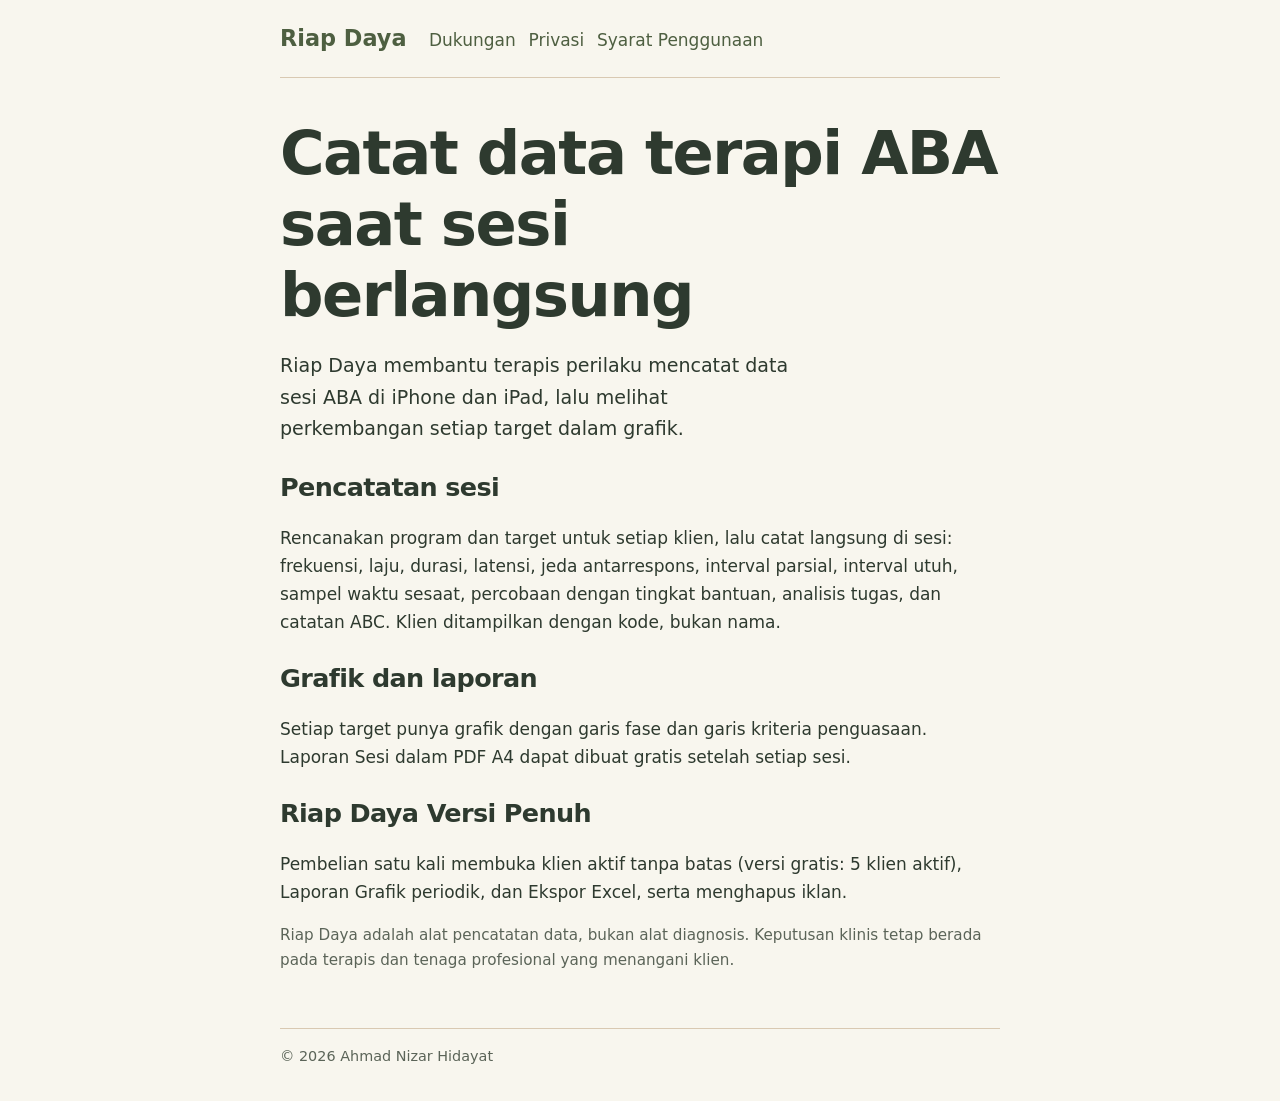
<file: index.html>
<!doctype html>
<html lang="id">
<head>
<meta charset="utf-8">
<meta name="viewport" content="width=device-width, initial-scale=1">
<title>Riap Daya</title>
<meta name="description" content="Riap Daya membantu terapis perilaku mencatat data sesi ABA di iPhone dan iPad.">
<link rel="stylesheet" href="style.css">
</head>
<body>
<header>
<a href="index.html">Riap Daya</a>
<nav aria-label="Navigasi utama">
<a href="support.html">Dukungan</a>
<a href="privacy.html">Privasi</a>
<a href="https://www.apple.com/legal/internet-services/itunes/dev/stdeula/">Syarat Penggunaan</a>
</nav>
</header>
<main>
<h1>Catat data terapi ABA saat sesi berlangsung</h1>
<p class="lede">Riap Daya membantu terapis perilaku mencatat data sesi ABA di iPhone dan iPad, lalu melihat perkembangan setiap target dalam grafik.</p>
<h2>Pencatatan sesi</h2>
<p>Rencanakan program dan target untuk setiap klien, lalu catat langsung di sesi: frekuensi, laju, durasi, latensi, jeda antarrespons, interval parsial, interval utuh, sampel waktu sesaat, percobaan dengan tingkat bantuan, analisis tugas, dan catatan ABC. Klien ditampilkan dengan kode, bukan nama.</p>
<h2>Grafik dan laporan</h2>
<p>Setiap target punya grafik dengan garis fase dan garis kriteria penguasaan. Laporan Sesi dalam PDF A4 dapat dibuat gratis setelah setiap sesi.</p>
<h2>Riap Daya Versi Penuh</h2>
<p>Pembelian satu kali membuka klien aktif tanpa batas (versi gratis: 5 klien aktif), Laporan Grafik periodik, dan Ekspor Excel, serta menghapus iklan.</p>
<p class="note">Riap Daya adalah alat pencatatan data, bukan alat diagnosis. Keputusan klinis tetap berada pada terapis dan tenaga profesional yang menangani klien.</p>
</main>
<footer>© 2026 Ahmad Nizar Hidayat</footer>
</body>
</html>
</file>
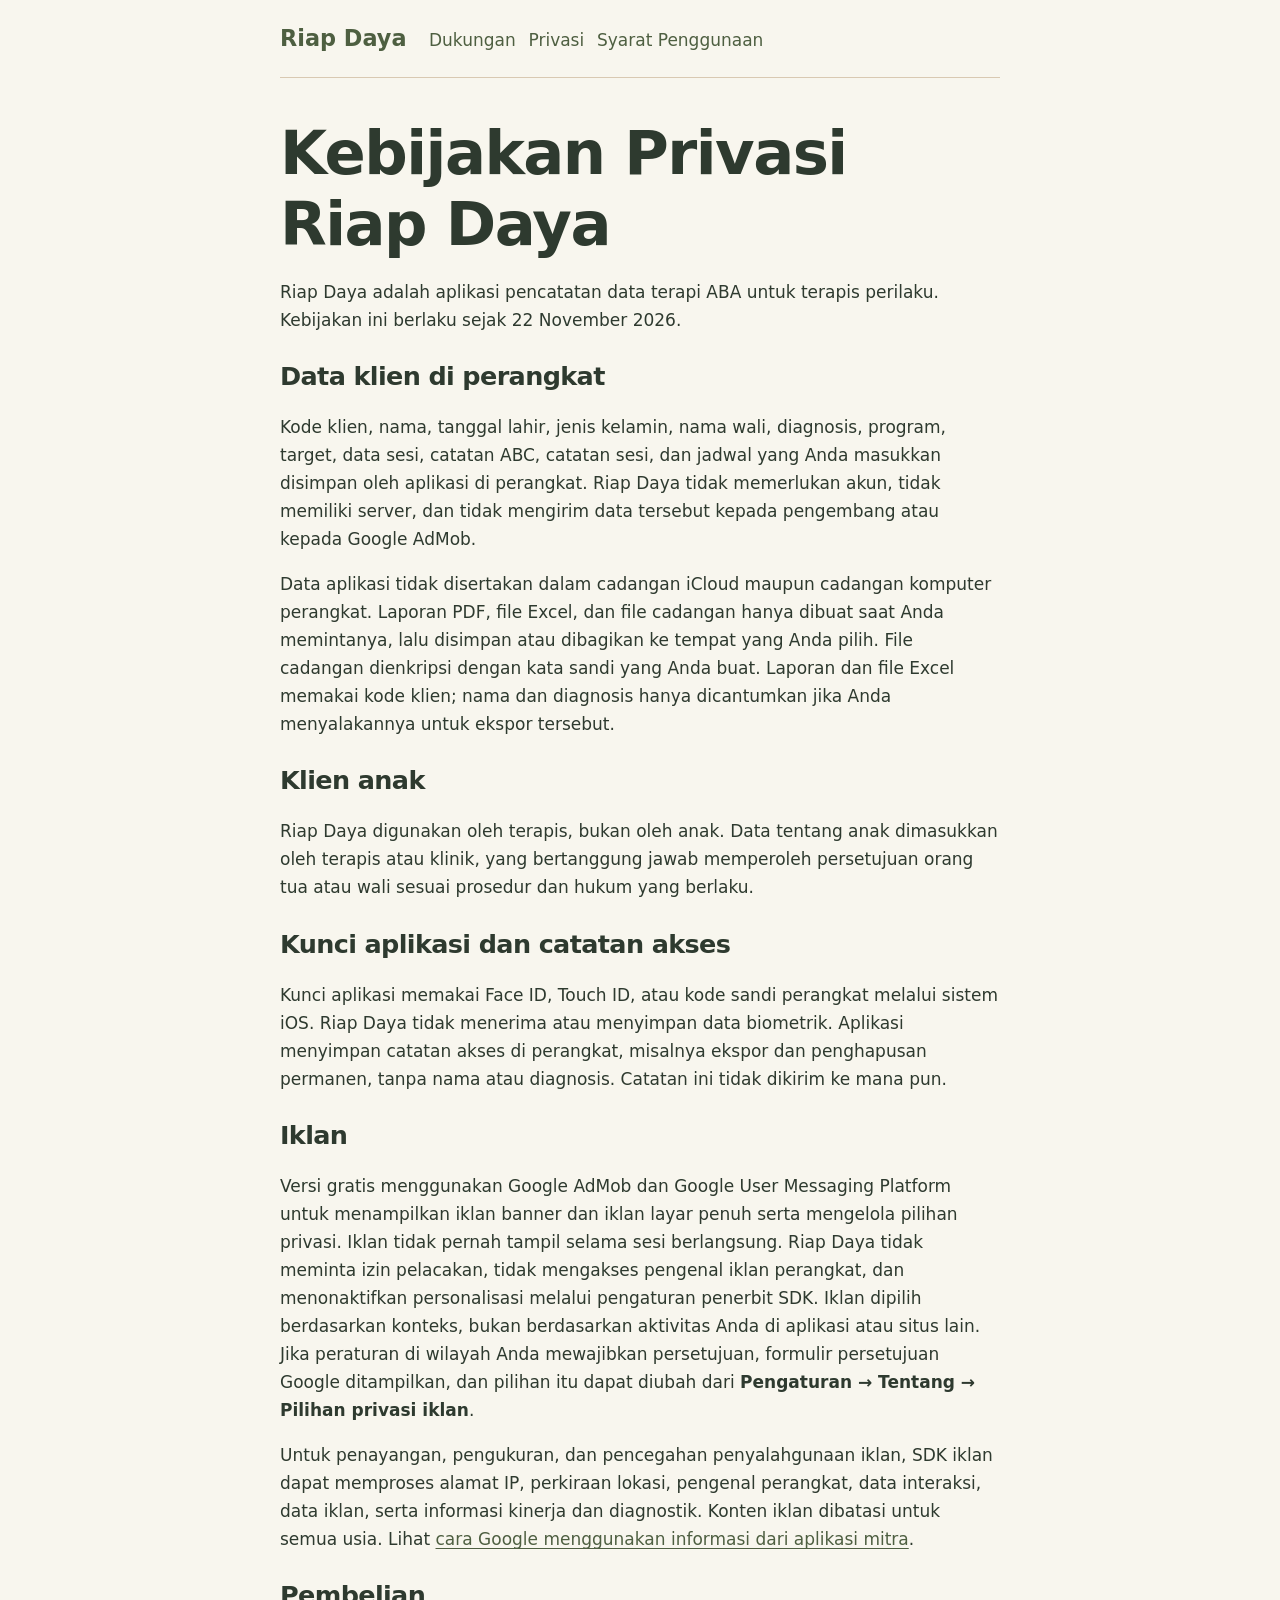
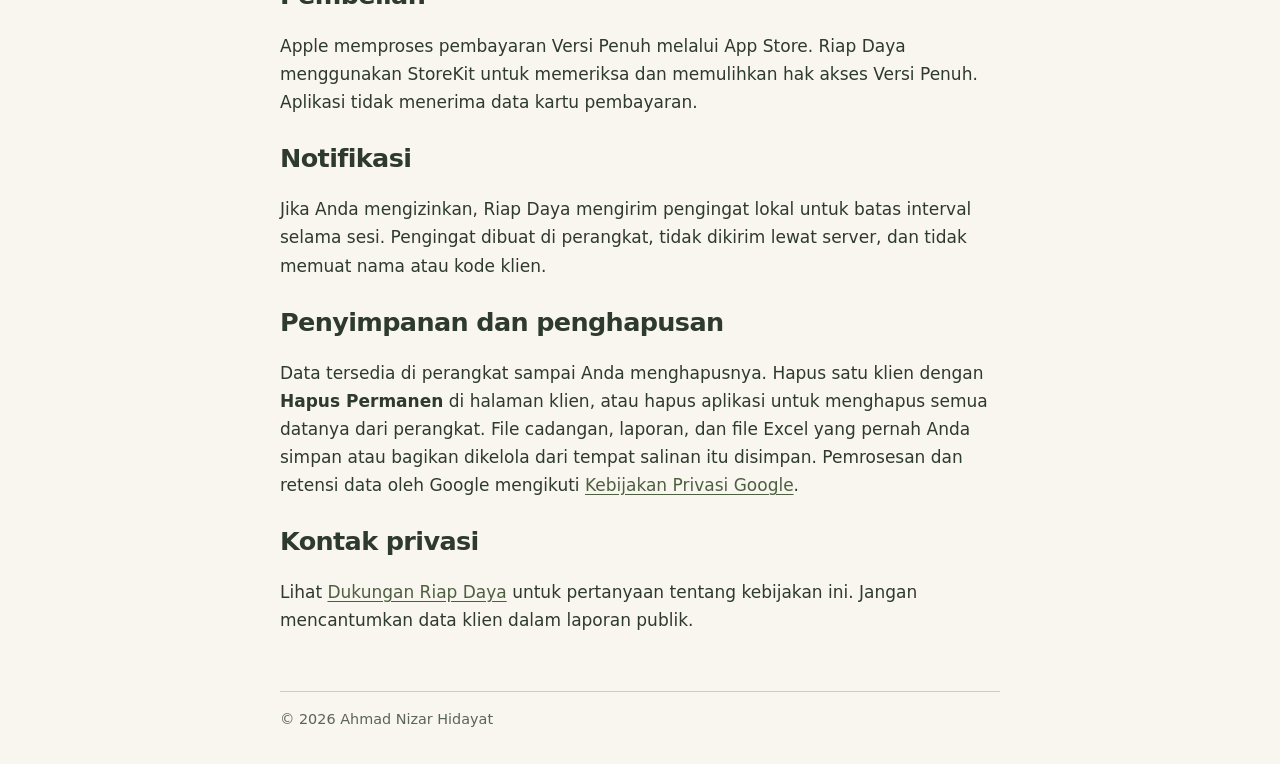
<file: privacy.html>
<!doctype html>
<html lang="id">
<head>
<meta charset="utf-8">
<meta name="viewport" content="width=device-width, initial-scale=1">
<title>Kebijakan Privasi Riap Daya</title>
<meta name="description" content="Kebijakan privasi aplikasi Riap Daya untuk pencatatan data terapi ABA.">
<link rel="stylesheet" href="style.css">
</head>
<body>
<header>
<a href="index.html">Riap Daya</a>
<nav aria-label="Navigasi utama">
<a href="support.html">Dukungan</a>
<a href="privacy.html">Privasi</a>
<a href="https://www.apple.com/legal/internet-services/itunes/dev/stdeula/">Syarat Penggunaan</a>
</nav>
</header>
<main>
<h1>Kebijakan Privasi Riap Daya</h1>
<p>Riap Daya adalah aplikasi pencatatan data terapi ABA untuk terapis perilaku. Kebijakan ini berlaku sejak 22 November 2026.</p>
<h2>Data klien di perangkat</h2>
<p>Kode klien, nama, tanggal lahir, jenis kelamin, nama wali, diagnosis, program, target, data sesi, catatan ABC, catatan sesi, dan jadwal yang Anda masukkan disimpan oleh aplikasi di perangkat. Riap Daya tidak memerlukan akun, tidak memiliki server, dan tidak mengirim data tersebut kepada pengembang atau kepada Google AdMob.</p>
<p>Data aplikasi tidak disertakan dalam cadangan iCloud maupun cadangan komputer perangkat. Laporan PDF, file Excel, dan file cadangan hanya dibuat saat Anda memintanya, lalu disimpan atau dibagikan ke tempat yang Anda pilih. File cadangan dienkripsi dengan kata sandi yang Anda buat. Laporan dan file Excel memakai kode klien; nama dan diagnosis hanya dicantumkan jika Anda menyalakannya untuk ekspor tersebut.</p>
<h2>Klien anak</h2>
<p>Riap Daya digunakan oleh terapis, bukan oleh anak. Data tentang anak dimasukkan oleh terapis atau klinik, yang bertanggung jawab memperoleh persetujuan orang tua atau wali sesuai prosedur dan hukum yang berlaku.</p>
<h2>Kunci aplikasi dan catatan akses</h2>
<p>Kunci aplikasi memakai Face ID, Touch ID, atau kode sandi perangkat melalui sistem iOS. Riap Daya tidak menerima atau menyimpan data biometrik. Aplikasi menyimpan catatan akses di perangkat, misalnya ekspor dan penghapusan permanen, tanpa nama atau diagnosis. Catatan ini tidak dikirim ke mana pun.</p>
<h2>Iklan</h2>
<p>Versi gratis menggunakan Google AdMob dan Google User Messaging Platform untuk menampilkan iklan banner dan iklan layar penuh serta mengelola pilihan privasi. Iklan tidak pernah tampil selama sesi berlangsung. Riap Daya tidak meminta izin pelacakan, tidak mengakses pengenal iklan perangkat, dan menonaktifkan personalisasi melalui pengaturan penerbit SDK. Iklan dipilih berdasarkan konteks, bukan berdasarkan aktivitas Anda di aplikasi atau situs lain. Jika peraturan di wilayah Anda mewajibkan persetujuan, formulir persetujuan Google ditampilkan, dan pilihan itu dapat diubah dari <strong>Pengaturan → Tentang → Pilihan privasi iklan</strong>.</p>
<p>Untuk penayangan, pengukuran, dan pencegahan penyalahgunaan iklan, SDK iklan dapat memproses alamat IP, perkiraan lokasi, pengenal perangkat, data interaksi, data iklan, serta informasi kinerja dan diagnostik. Konten iklan dibatasi untuk semua usia. Lihat <a href="https://policies.google.com/technologies/partner-sites?hl=id">cara Google menggunakan informasi dari aplikasi mitra</a>.</p>
<h2>Pembelian</h2>
<p>Apple memproses pembayaran Versi Penuh melalui App Store. Riap Daya menggunakan StoreKit untuk memeriksa dan memulihkan hak akses Versi Penuh. Aplikasi tidak menerima data kartu pembayaran.</p>
<h2>Notifikasi</h2>
<p>Jika Anda mengizinkan, Riap Daya mengirim pengingat lokal untuk batas interval selama sesi. Pengingat dibuat di perangkat, tidak dikirim lewat server, dan tidak memuat nama atau kode klien.</p>
<h2>Penyimpanan dan penghapusan</h2>
<p>Data tersedia di perangkat sampai Anda menghapusnya. Hapus satu klien dengan <strong>Hapus Permanen</strong> di halaman klien, atau hapus aplikasi untuk menghapus semua datanya dari perangkat. File cadangan, laporan, dan file Excel yang pernah Anda simpan atau bagikan dikelola dari tempat salinan itu disimpan. Pemrosesan dan retensi data oleh Google mengikuti <a href="https://policies.google.com/privacy?hl=id">Kebijakan Privasi Google</a>.</p>
<h2>Kontak privasi</h2>
<p>Lihat <a href="support.html">Dukungan Riap Daya</a> untuk pertanyaan tentang kebijakan ini. Jangan mencantumkan data klien dalam laporan publik.</p>
</main>
<footer>© 2026 Ahmad Nizar Hidayat</footer>
</body>
</html>
</file>
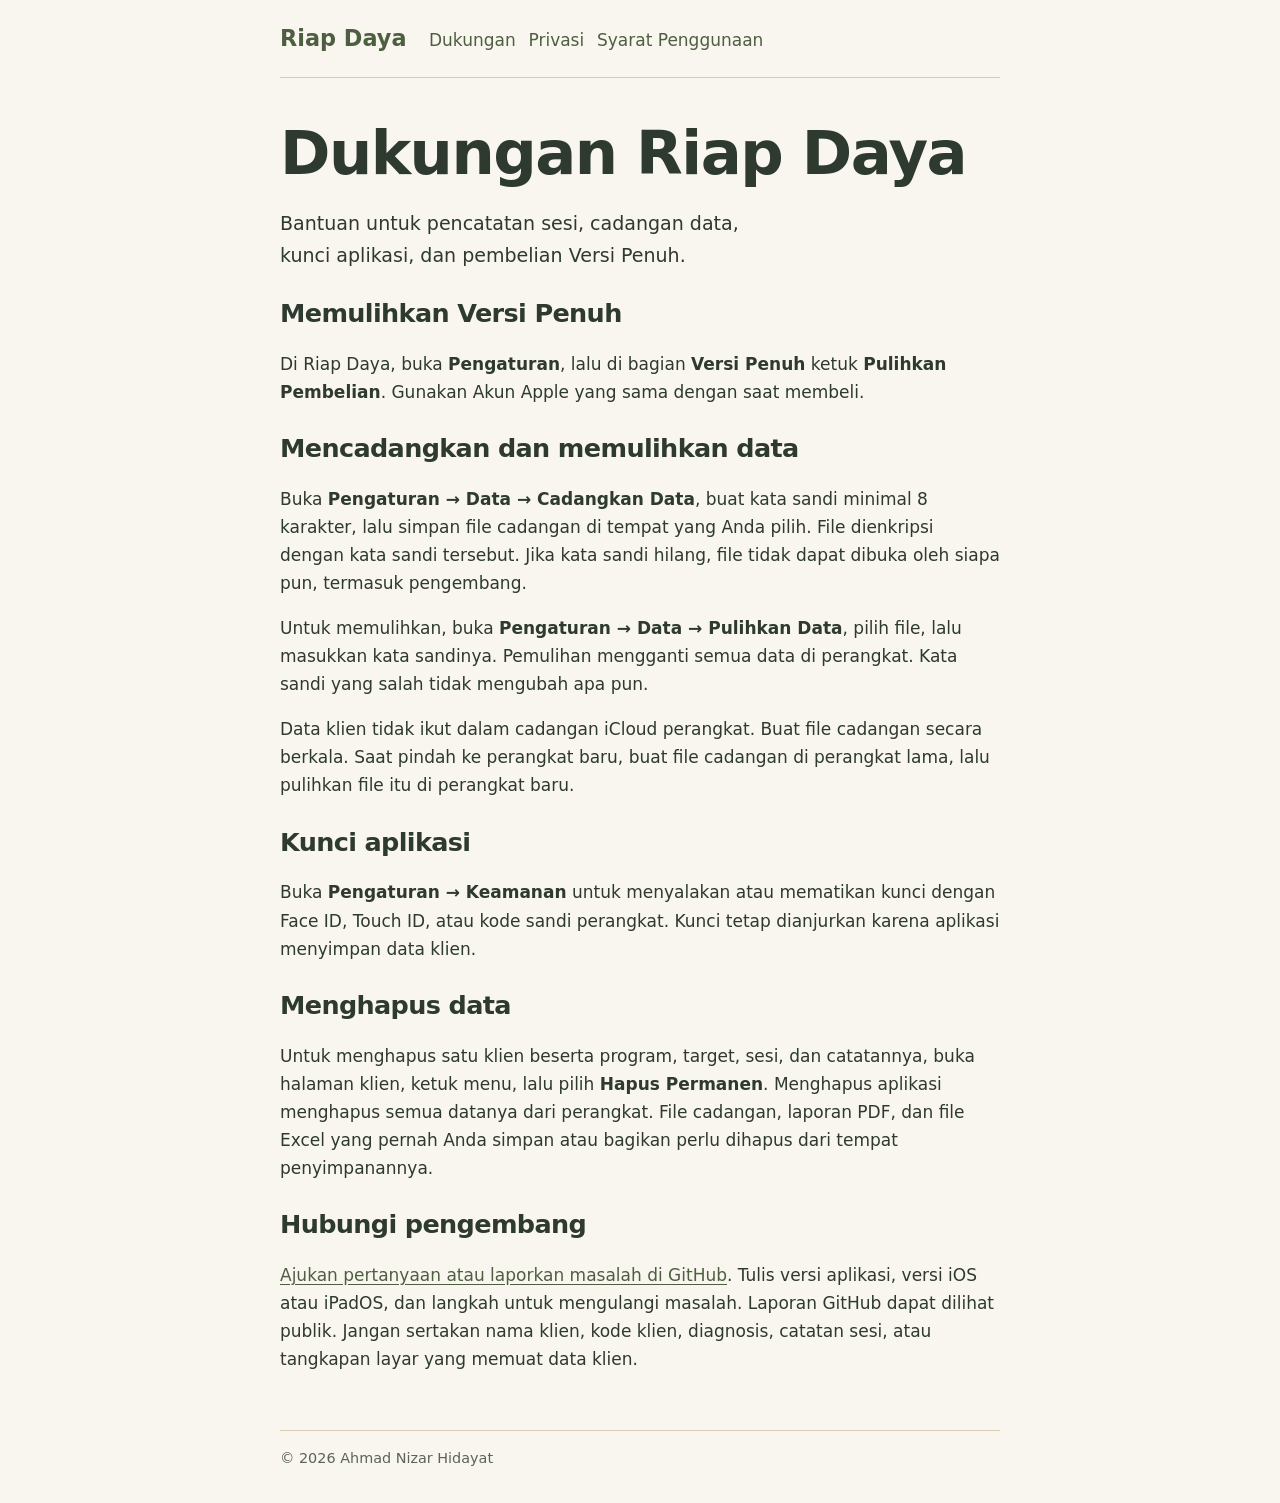
<file: support.html>
<!doctype html>
<html lang="id">
<head>
<meta charset="utf-8">
<meta name="viewport" content="width=device-width, initial-scale=1">
<title>Dukungan Riap Daya</title>
<meta name="description" content="Bantuan untuk pencatatan sesi, cadangan data, dan pembelian Versi Penuh Riap Daya.">
<link rel="stylesheet" href="style.css">
</head>
<body>
<header>
<a href="index.html">Riap Daya</a>
<nav aria-label="Navigasi utama">
<a href="support.html">Dukungan</a>
<a href="privacy.html">Privasi</a>
<a href="https://www.apple.com/legal/internet-services/itunes/dev/stdeula/">Syarat Penggunaan</a>
</nav>
</header>
<main>
<h1>Dukungan Riap Daya</h1>
<p class="lede">Bantuan untuk pencatatan sesi, cadangan data, kunci aplikasi, dan pembelian Versi Penuh.</p>
<h2>Memulihkan Versi Penuh</h2>
<p>Di Riap Daya, buka <strong>Pengaturan</strong>, lalu di bagian <strong>Versi Penuh</strong> ketuk <strong>Pulihkan Pembelian</strong>. Gunakan Akun Apple yang sama dengan saat membeli.</p>
<h2>Mencadangkan dan memulihkan data</h2>
<p>Buka <strong>Pengaturan → Data → Cadangkan Data</strong>, buat kata sandi minimal 8 karakter, lalu simpan file cadangan di tempat yang Anda pilih. File dienkripsi dengan kata sandi tersebut. Jika kata sandi hilang, file tidak dapat dibuka oleh siapa pun, termasuk pengembang.</p>
<p>Untuk memulihkan, buka <strong>Pengaturan → Data → Pulihkan Data</strong>, pilih file, lalu masukkan kata sandinya. Pemulihan mengganti semua data di perangkat. Kata sandi yang salah tidak mengubah apa pun.</p>
<p>Data klien tidak ikut dalam cadangan iCloud perangkat. Buat file cadangan secara berkala. Saat pindah ke perangkat baru, buat file cadangan di perangkat lama, lalu pulihkan file itu di perangkat baru.</p>
<h2>Kunci aplikasi</h2>
<p>Buka <strong>Pengaturan → Keamanan</strong> untuk menyalakan atau mematikan kunci dengan Face ID, Touch ID, atau kode sandi perangkat. Kunci tetap dianjurkan karena aplikasi menyimpan data klien.</p>
<h2>Menghapus data</h2>
<p>Untuk menghapus satu klien beserta program, target, sesi, dan catatannya, buka halaman klien, ketuk menu, lalu pilih <strong>Hapus Permanen</strong>. Menghapus aplikasi menghapus semua datanya dari perangkat. File cadangan, laporan PDF, dan file Excel yang pernah Anda simpan atau bagikan perlu dihapus dari tempat penyimpanannya.</p>
<h2>Hubungi pengembang</h2>
<p><a href="https://github.com/ahmadnizar0209/riapdaya-support/issues">Ajukan pertanyaan atau laporkan masalah di GitHub</a>. Tulis versi aplikasi, versi iOS atau iPadOS, dan langkah untuk mengulangi masalah. Laporan GitHub dapat dilihat publik. Jangan sertakan nama klien, kode klien, diagnosis, catatan sesi, atau tangkapan layar yang memuat data klien.</p>
</main>
<footer>© 2026 Ahmad Nizar Hidayat</footer>
</body>
</html>
</file>
<file: style.css>
* { box-sizing: border-box; }
body { margin: 0; color: #2e3a2f; background: #f8f6ee; font: 17px/1.65 system-ui, sans-serif; }
header, main, footer { width: min(100% - 2rem, 45rem); margin: auto; }
header { display: flex; gap: 1rem 1.4rem; align-items: baseline; flex-wrap: wrap; padding: 1.25rem 0; border-bottom: 1px solid #d9c9b2; }
nav { display: flex; gap: .8rem; flex-wrap: wrap; }
header a { text-decoration: none; }
header > a { font-size: 1.4rem; font-weight: 750; }
a { color: #4e5f41; text-underline-offset: .15em; }
main { padding: 2.5rem 0; }
h1, h2 { line-height: 1.17; letter-spacing: -.025em; }
h1 { font-size: clamp(2.4rem, 8vw, 3.8rem); margin: 0 0 1.1rem; }
h2 { margin-top: 1.75rem; }
.lede { font-size: 1.19rem; max-width: 42ch; }
.note { color: #5b6458; font-size: .95rem; }
footer { color: #5b6458; padding: 1rem 0 2rem; border-top: 1px solid #d9c9b2; font-size: .9rem; }
</file>
